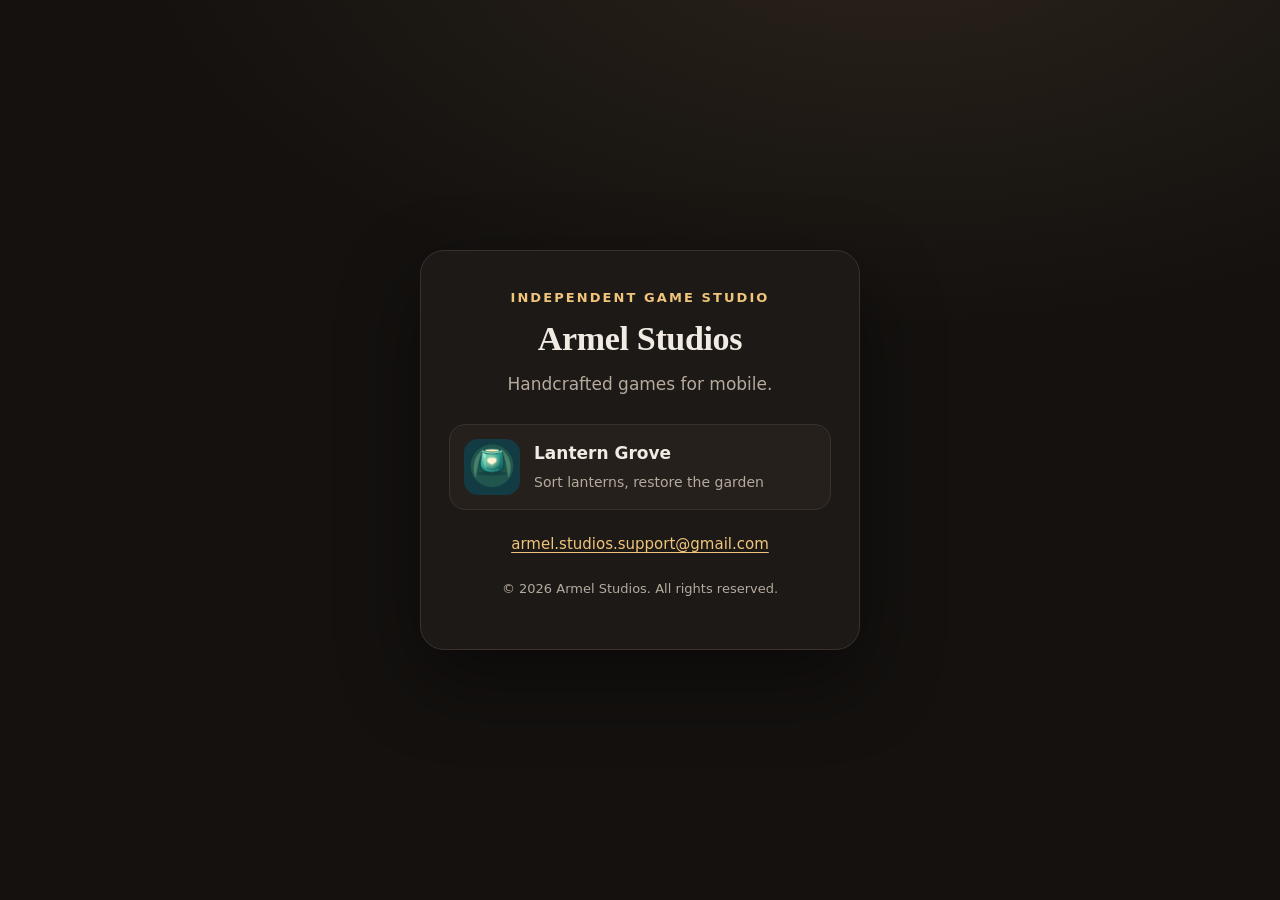
<file: index.html>
<!doctype html>
<html lang="en">
<head>
  <meta charset="utf-8">
  <meta name="viewport" content="width=device-width, initial-scale=1">
  <title>Armel Studios</title>
  <meta name="description" content="Armel Studios makes handcrafted games for mobile.">
  <link rel="icon" type="image/png" href="assets/favicon.png">
  <link rel="apple-touch-icon" href="assets/apple-touch-icon.png">
  <link rel="stylesheet" href="assets/style.css">
</head>
<body>
  <main class="simple">
    <div class="panel">
      <p class="kicker">Independent game studio</p>
      <h1>Armel Studios</h1>
      <p class="lede">Handcrafted games for mobile.</p>

      <a class="game-row" href="lantern-grove/index.html">
        <img src="lantern-grove/icon.png" alt="" width="256" height="256">
        <div>
          <strong>Lantern Grove</strong>
          <span>Sort lanterns, restore the garden</span>
        </div>
      </a>

      <div class="links">
        <a href="mailto:armel.studios.support@gmail.com">armel.studios.support@gmail.com</a>
      </div>
      <p class="fine">© 2026 Armel Studios. All rights reserved.</p>
    </div>
  </main>
</body>
</html>
</file>
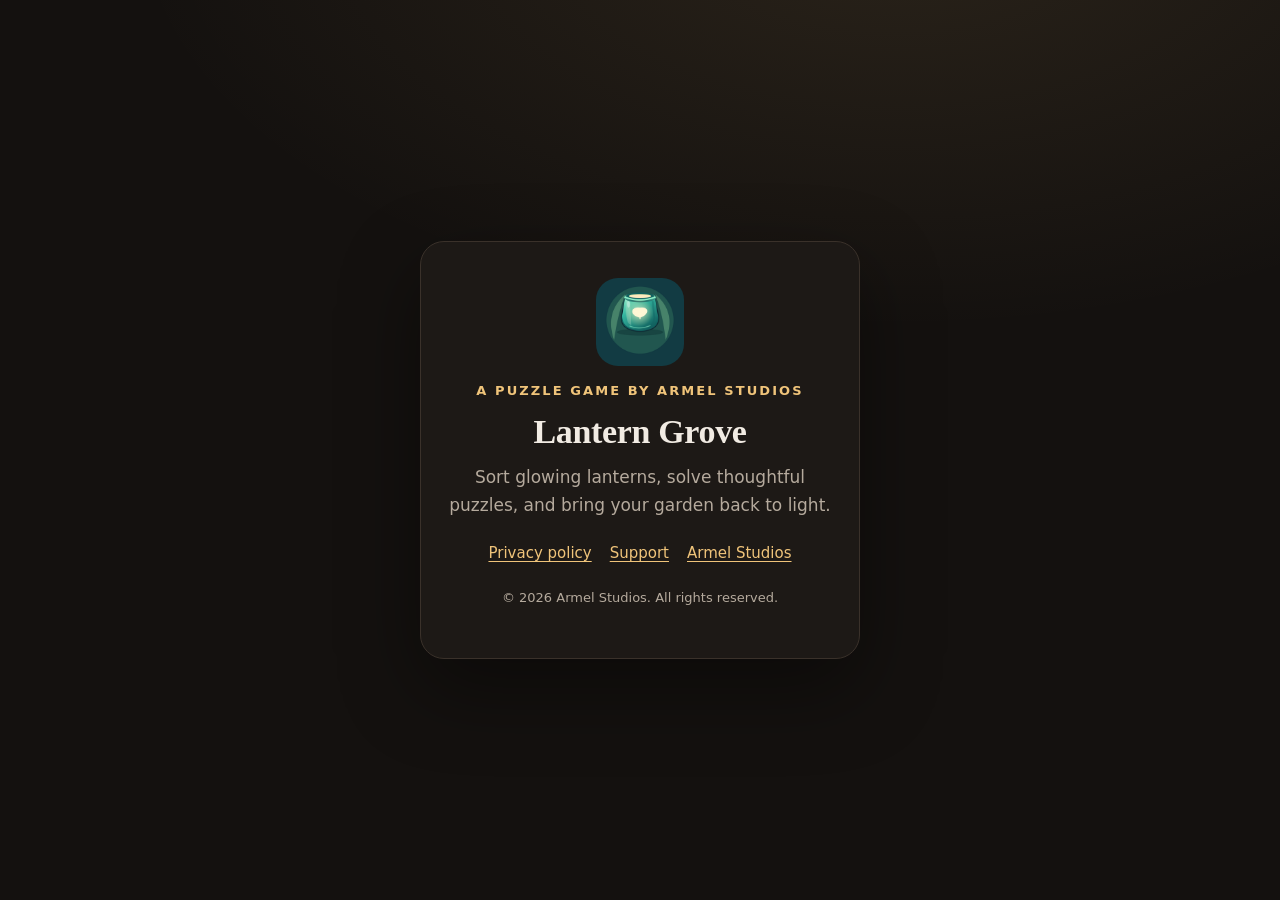
<file: lantern-grove/index.html>
<!doctype html>
<html lang="en">
<head>
  <meta charset="utf-8">
  <meta name="viewport" content="width=device-width, initial-scale=1">
  <title>Lantern Grove</title>
  <meta name="description" content="Lantern Grove: sort glowing lanterns, solve thoughtful puzzles, and bring your garden to life.">
  <link rel="icon" type="image/png" href="icon.png">
  <link rel="apple-touch-icon" href="../assets/apple-touch-icon.png">
  <link rel="stylesheet" href="../assets/style.css">
</head>
<body>
  <main class="simple">
    <div class="panel">
      <img class="app-icon" src="icon.png" alt="" width="256" height="256">
      <p class="kicker">A puzzle game by Armel Studios</p>
      <h1>Lantern Grove</h1>
      <p class="lede">Sort glowing lanterns, solve thoughtful puzzles, and bring your garden back to light.</p>

      <div class="links">
        <a href="privacy/index.html">Privacy policy</a>
        <a href="mailto:armel.studios.support@gmail.com?subject=Lantern%20Grove">Support</a>
        <a href="../index.html">Armel Studios</a>
      </div>
      <p class="fine">© 2026 Armel Studios. All rights reserved.</p>
    </div>
  </main>
</body>
</html>
</file>
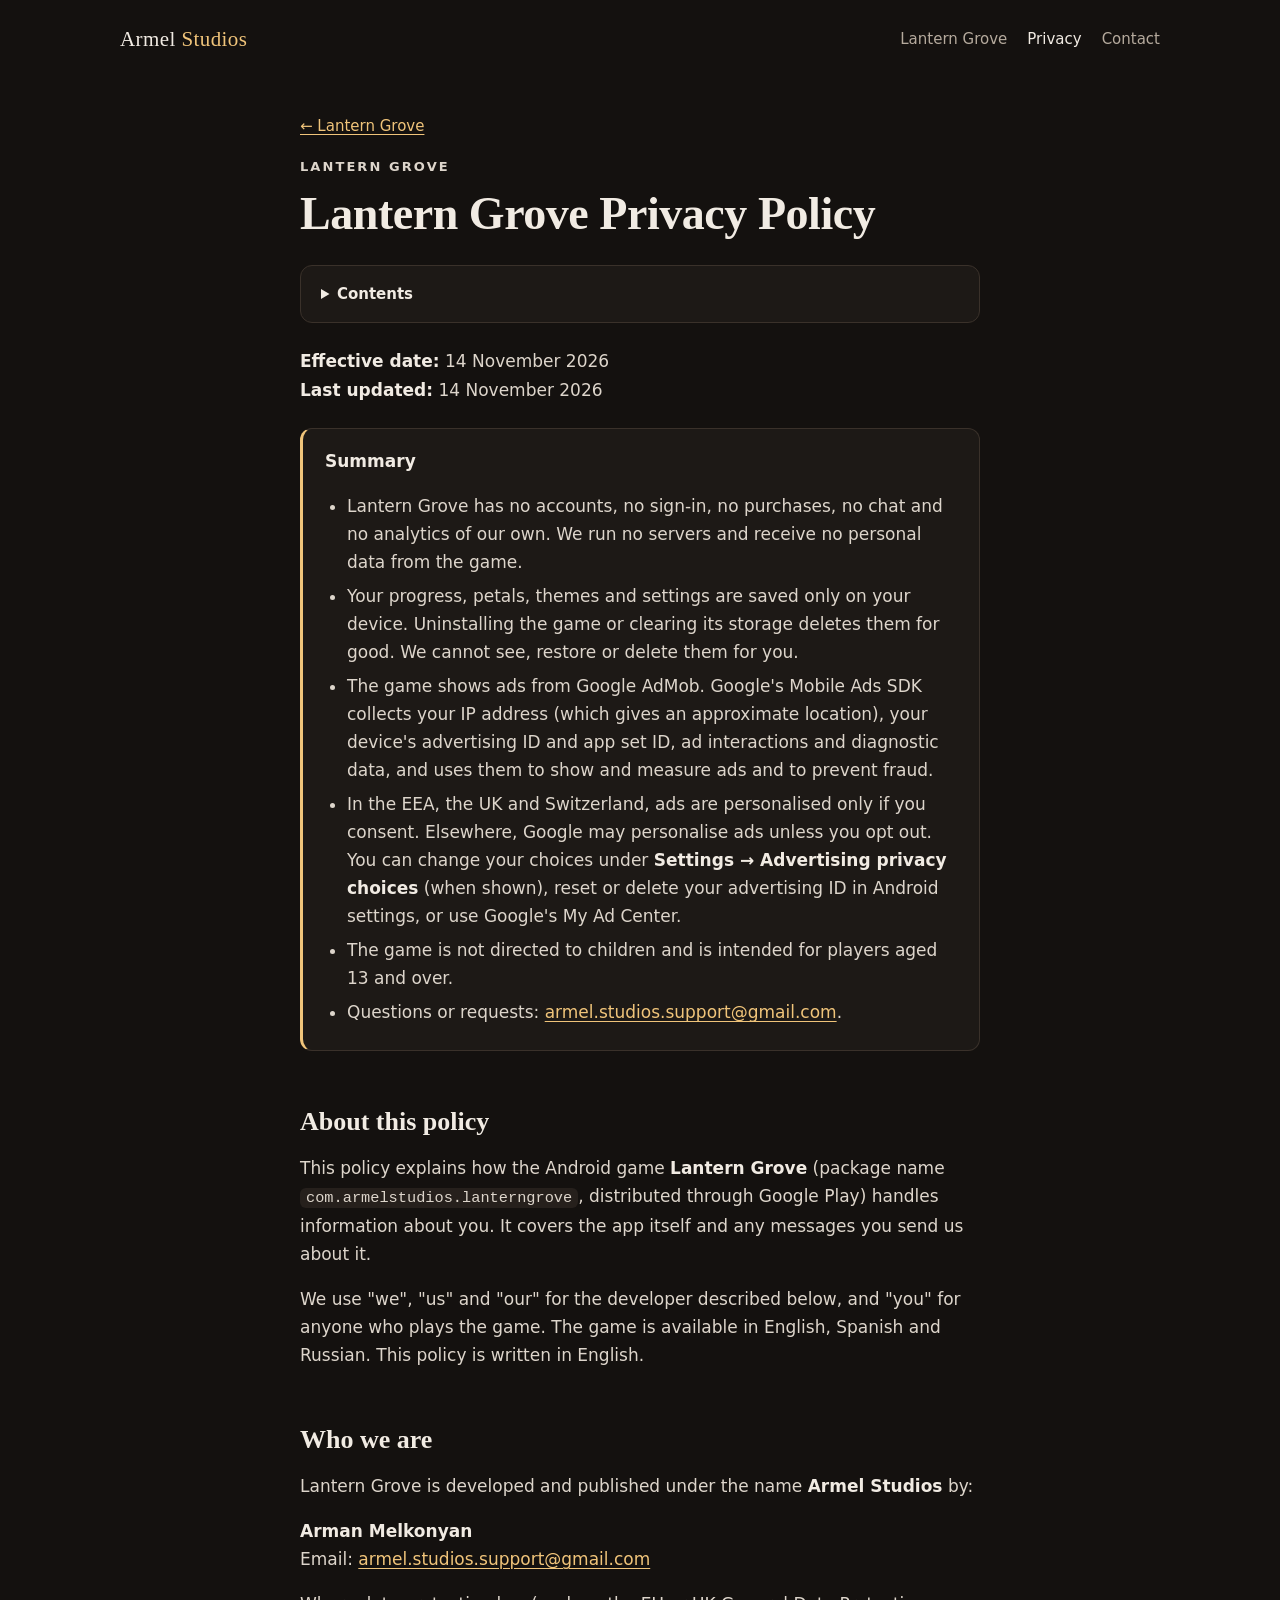
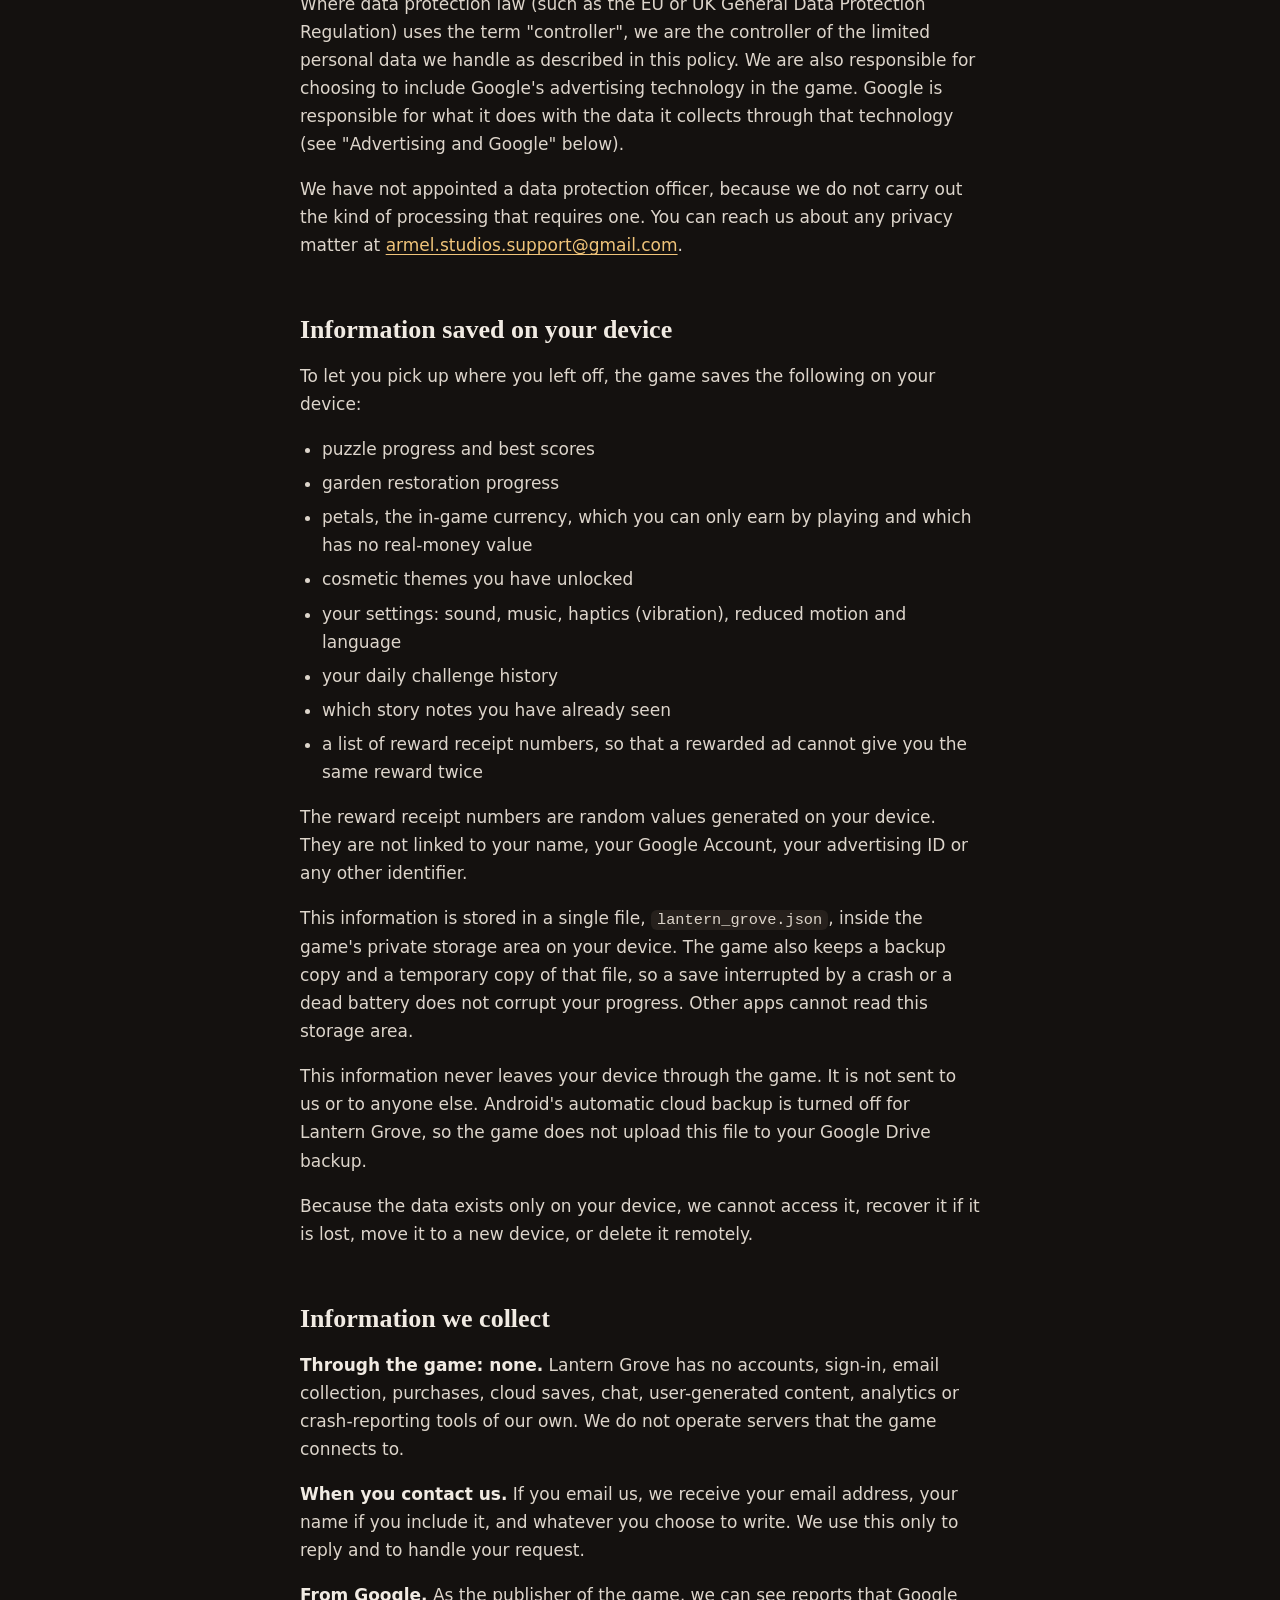
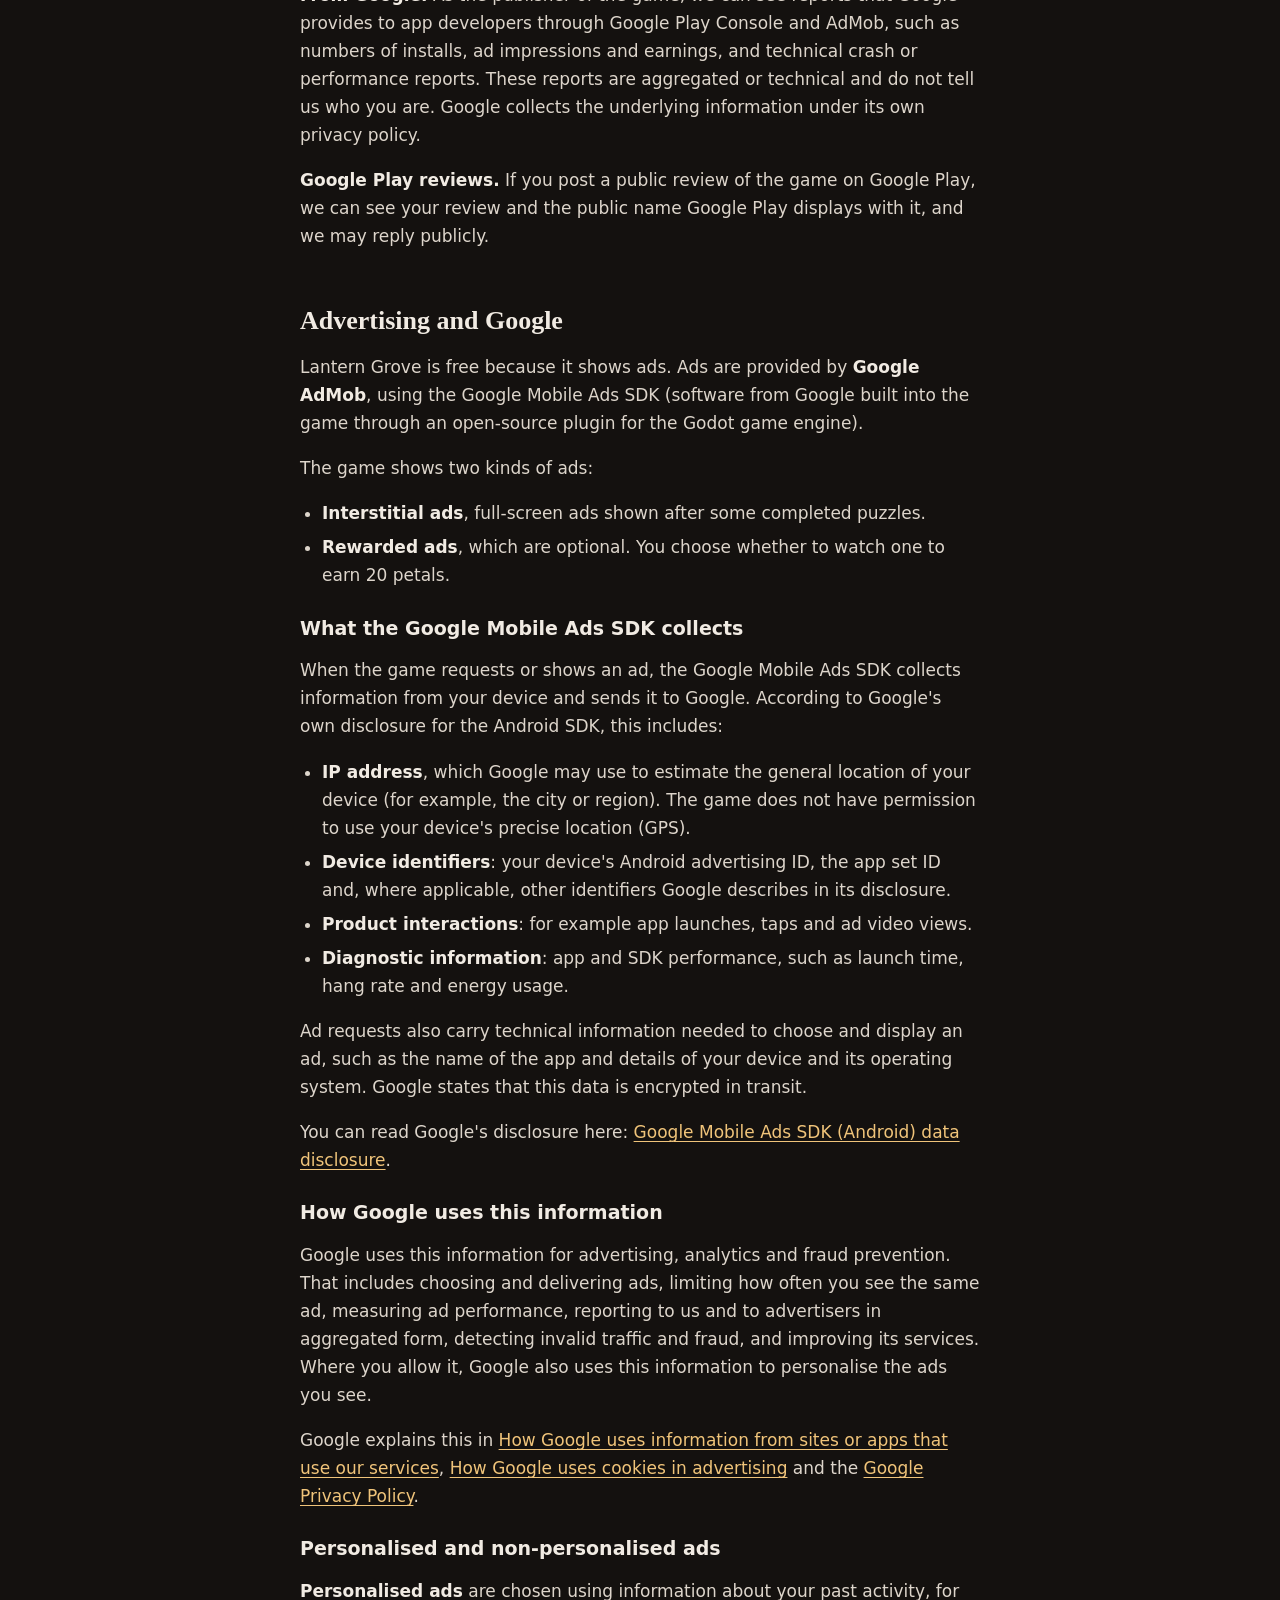
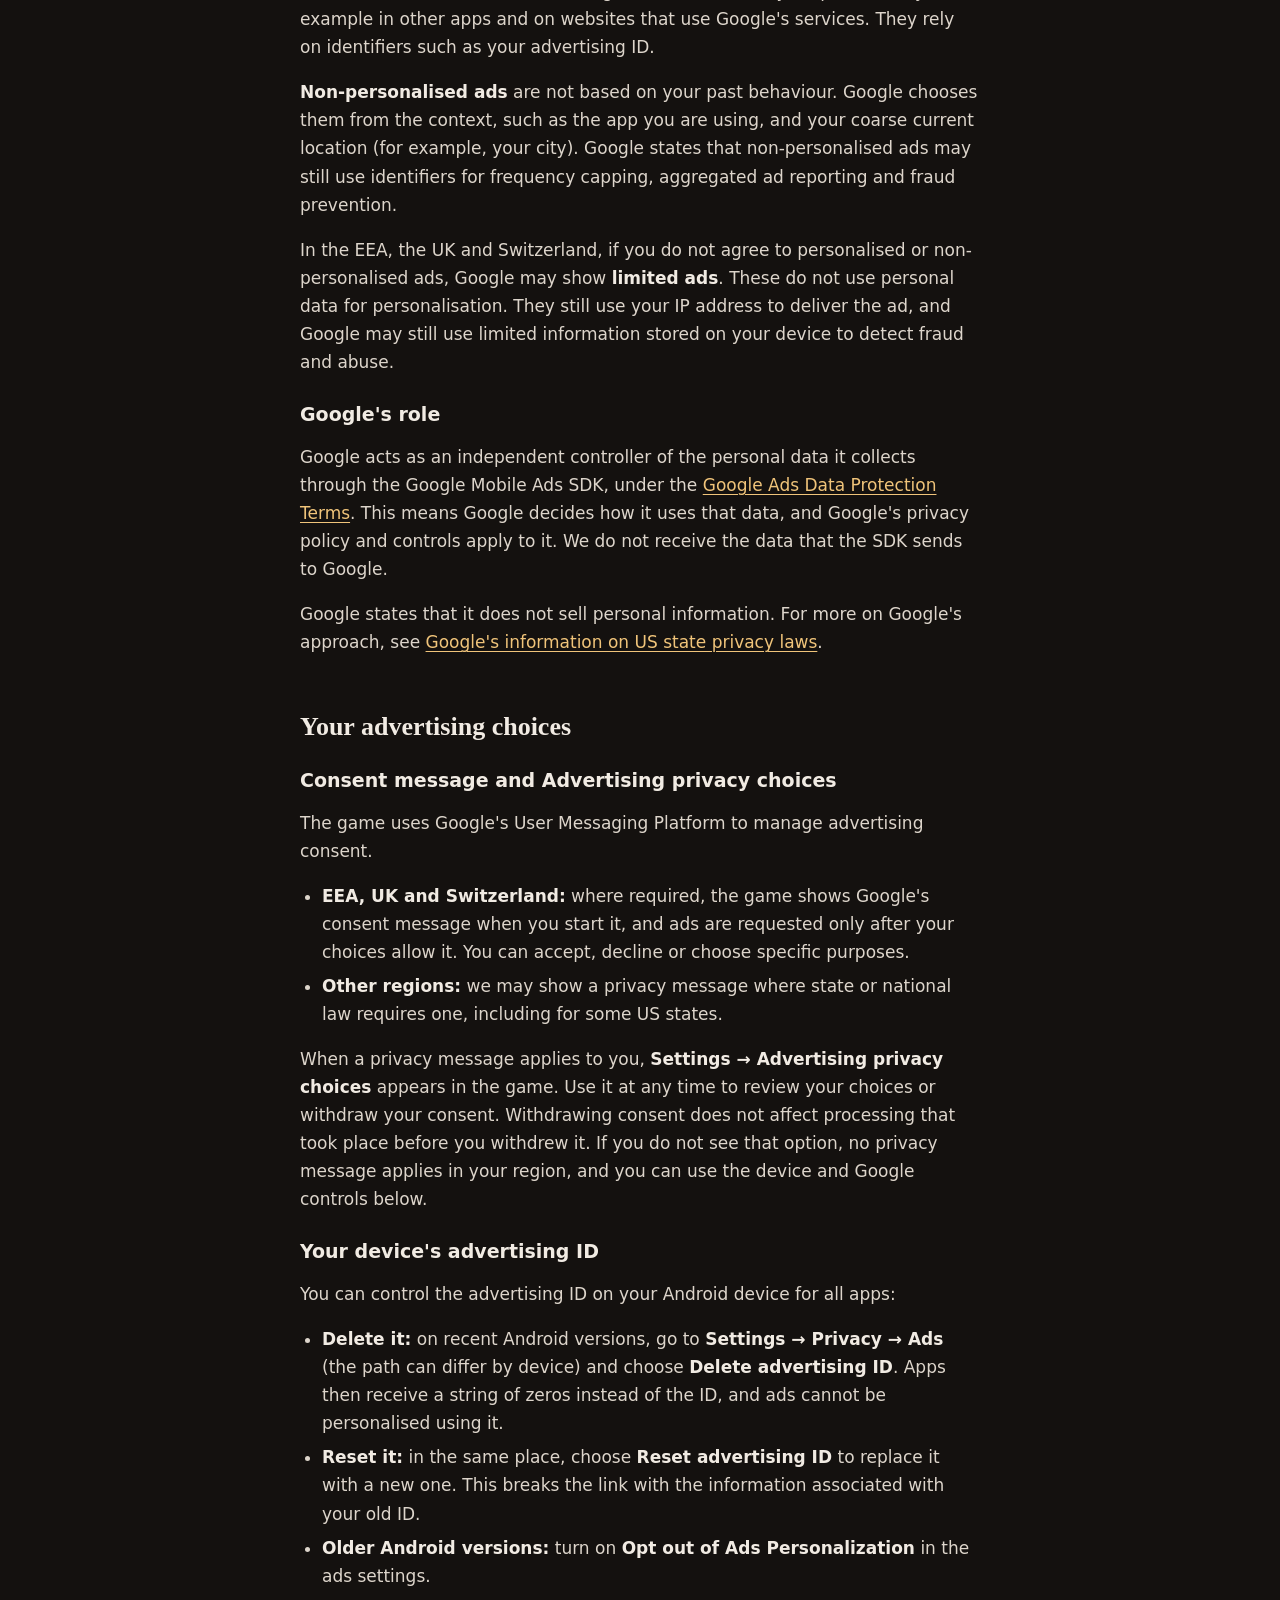
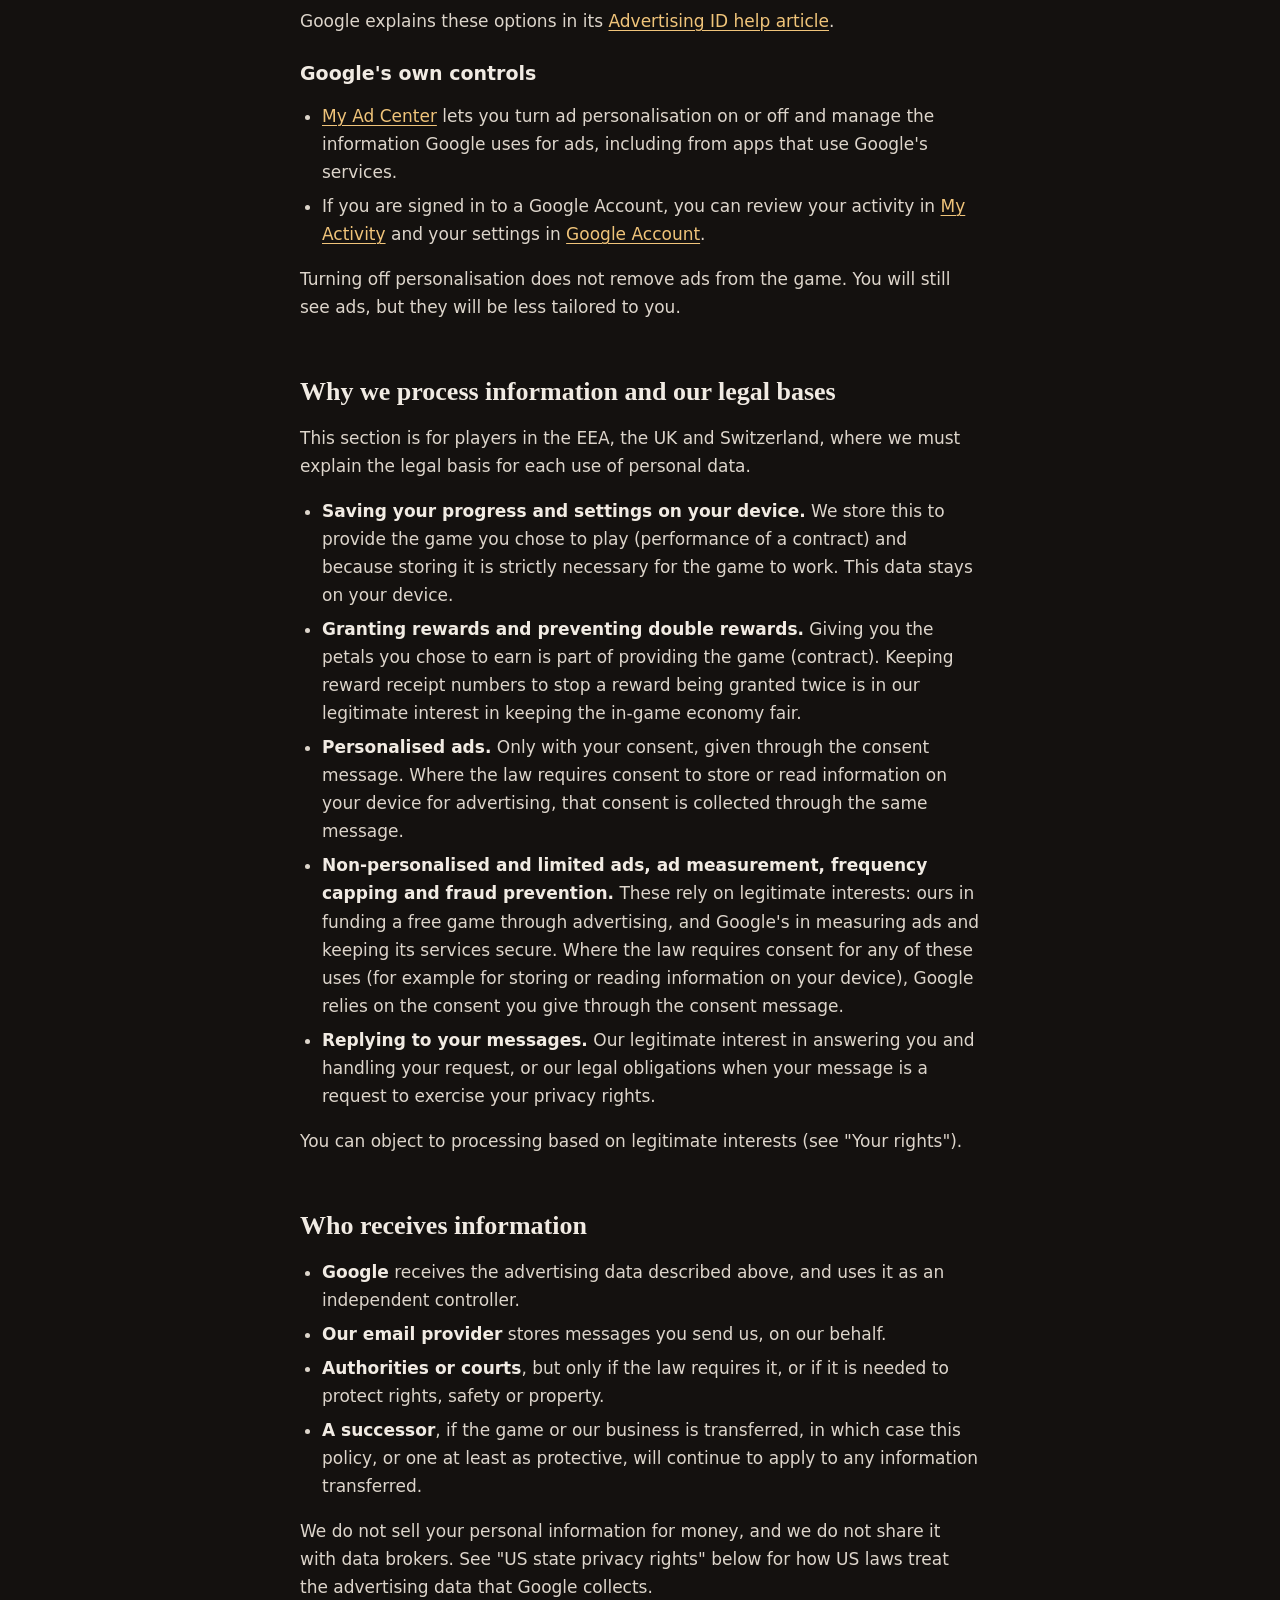
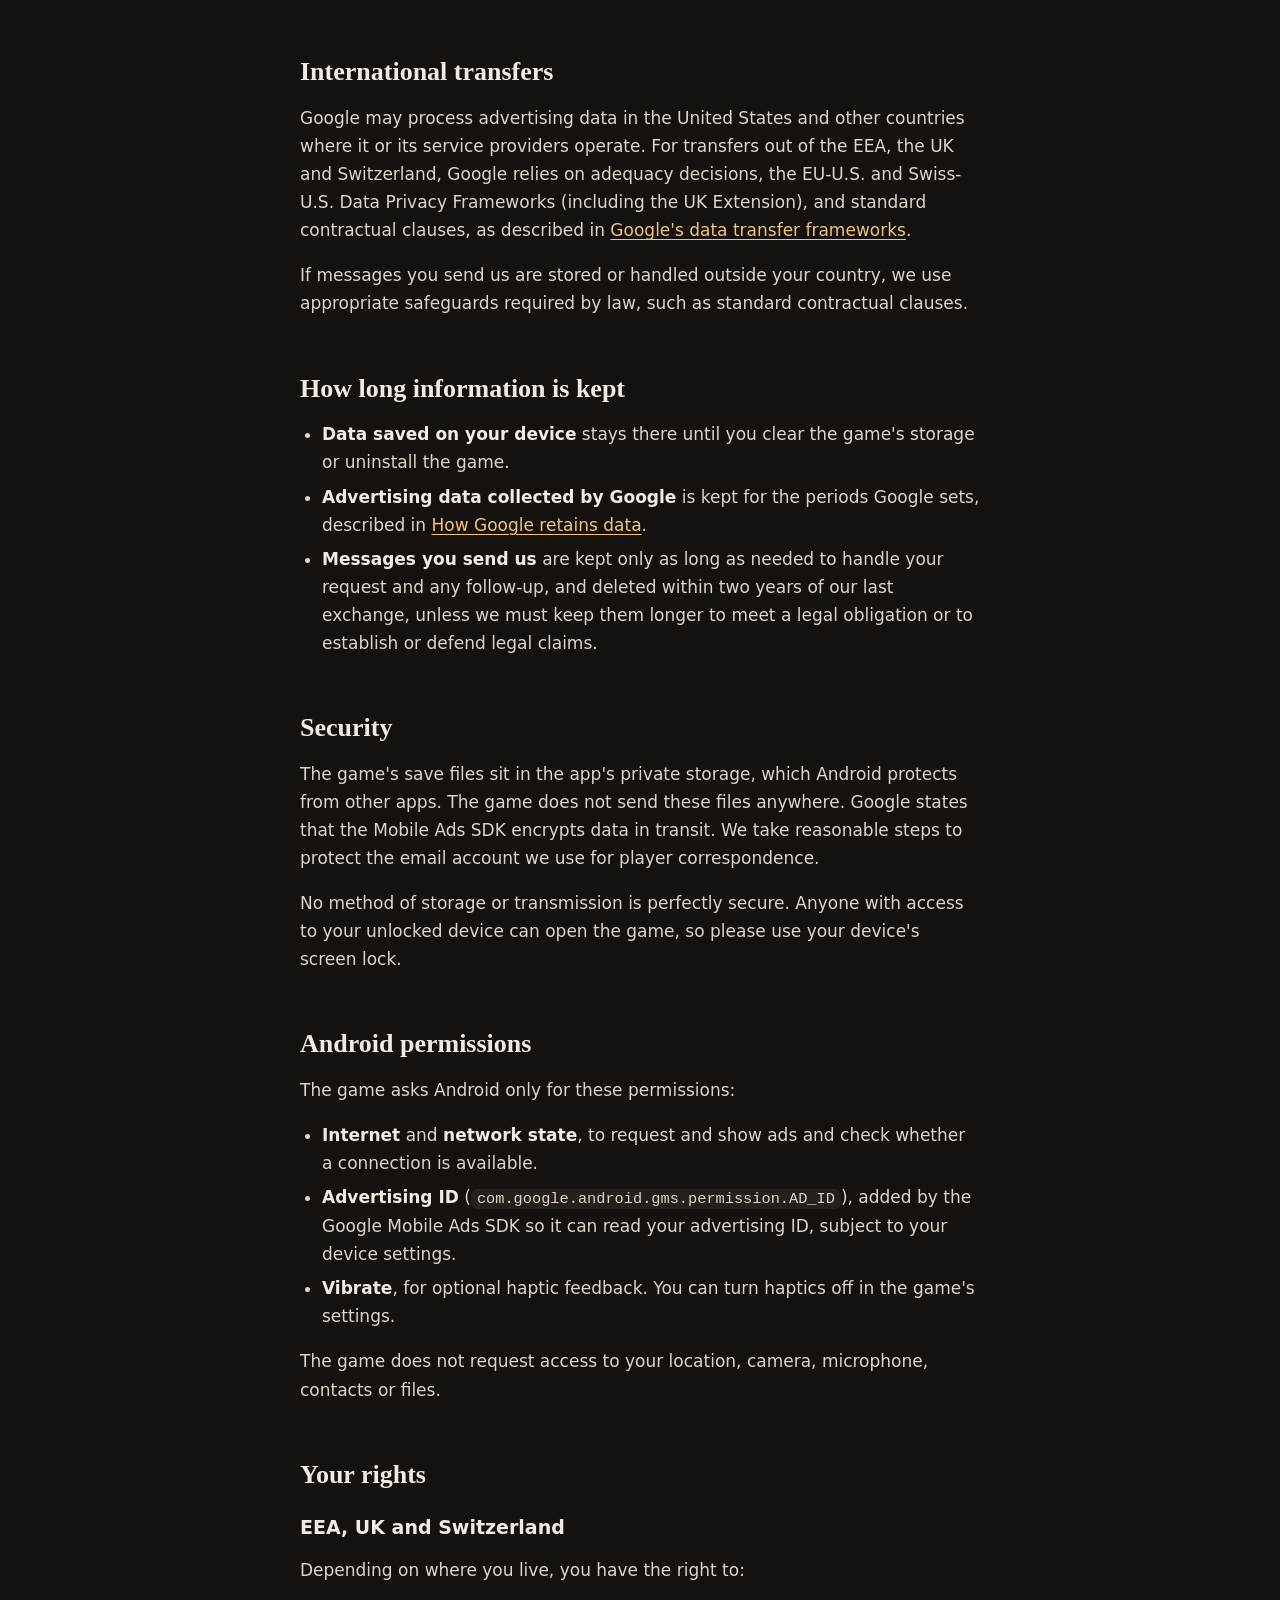
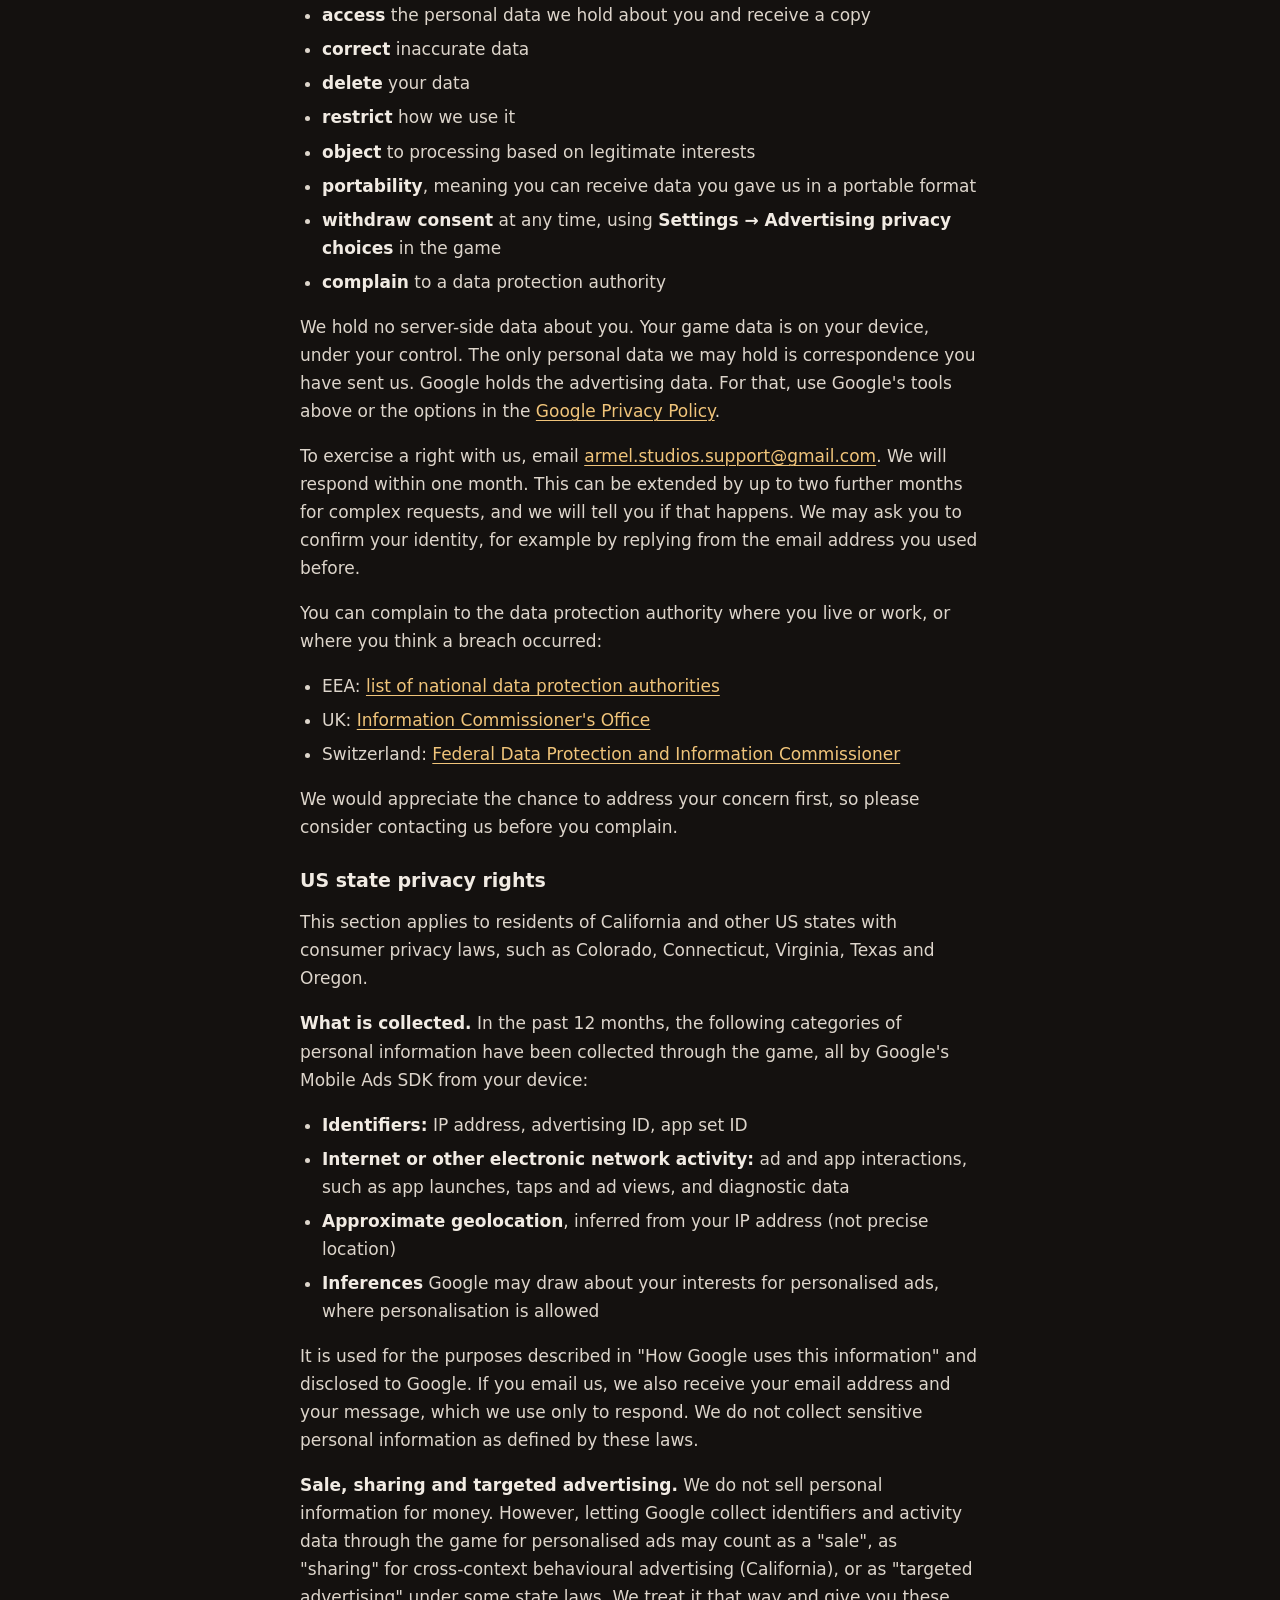
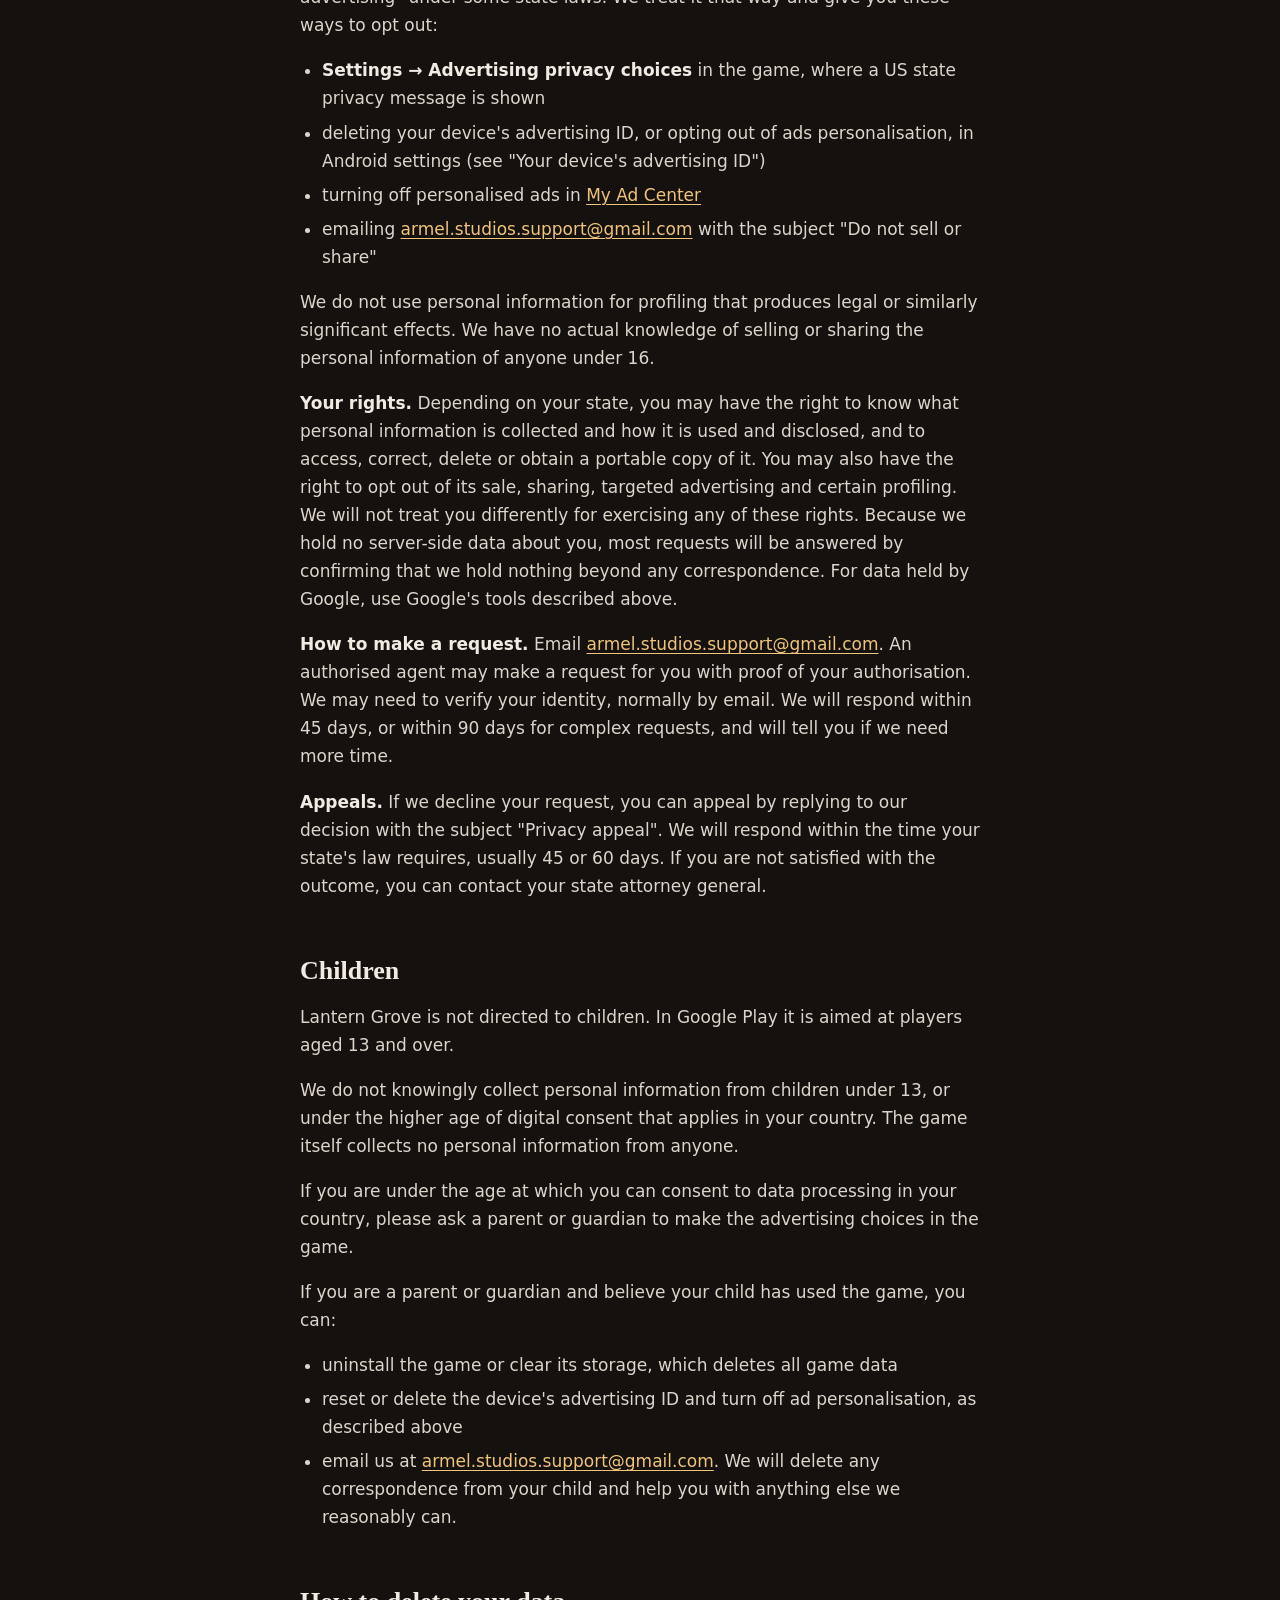
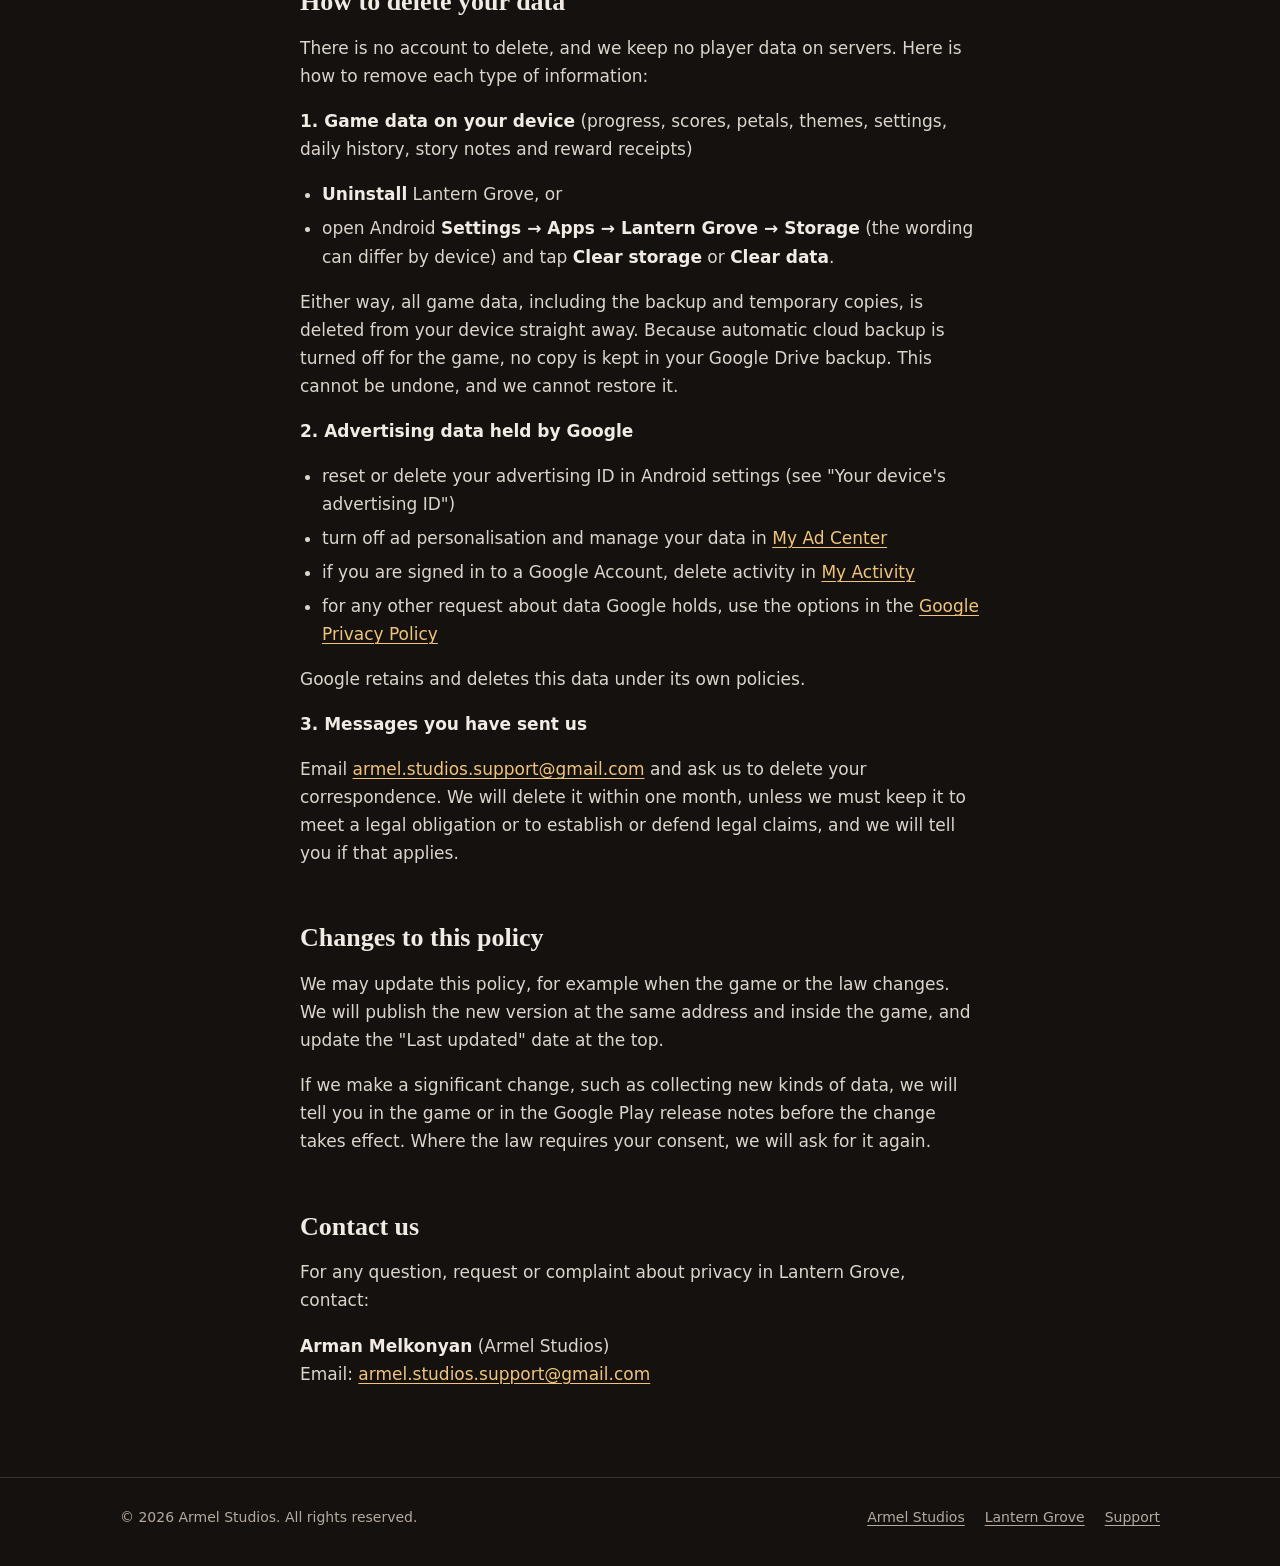
<file: lantern-grove/privacy/index.html>
<!doctype html>
<html lang="en">
<head>
  <meta charset="utf-8">
  <meta name="viewport" content="width=device-width, initial-scale=1">
  <title>Lantern Grove Privacy Policy</title>
  <meta name="description" content="How Lantern Grove by Armel Studios handles your information, including Google AdMob advertising and how to delete your data.">
  <link rel="icon" type="image/png" href="../../lantern-grove/icon.png">
  <link rel="stylesheet" href="../../assets/style.css">
</head>
<body>
  <header class="site-header">
    <div class="wrap">
      <a class="brand" href="../../index.html">Armel <span>Studios</span></a>
      <nav class="nav" aria-label="Main">
        <a href="../../lantern-grove/index.html">Lantern Grove</a>
        <a href="../../lantern-grove/privacy/index.html" aria-current="page">Privacy</a>
        <a href="mailto:armel.studios.support@gmail.com">Contact</a>
      </nav>
    </div>
  </header>

  <main class="doc">
    <a class="back-link" href="../../lantern-grove/index.html">&larr; Lantern Grove</a>
    <p class="kicker">Lantern Grove</p>
    <h1>Lantern Grove Privacy Policy</h1>
    <details class="toc">
      <summary>Contents</summary>
      <ol>
        <li><a href="#about-this-policy">About this policy</a></li>
        <li><a href="#who-we-are">Who we are</a></li>
        <li><a href="#information-saved-on-your-device">Information saved on your device</a></li>
        <li><a href="#information-we-collect">Information we collect</a></li>
        <li><a href="#advertising-and-google">Advertising and Google</a></li>
        <li><a href="#your-advertising-choices">Your advertising choices</a></li>
        <li><a href="#why-we-process-information-and-our-legal-bases">Why we process information and our legal bases</a></li>
        <li><a href="#who-receives-information">Who receives information</a></li>
        <li><a href="#international-transfers">International transfers</a></li>
        <li><a href="#how-long-information-is-kept">How long information is kept</a></li>
        <li><a href="#security">Security</a></li>
        <li><a href="#android-permissions">Android permissions</a></li>
        <li><a href="#your-rights">Your rights</a></li>
        <li><a href="#children">Children</a></li>
        <li><a href="#how-to-delete-your-data">How to delete your data</a></li>
        <li><a href="#changes-to-this-policy">Changes to this policy</a></li>
        <li><a href="#contact-us">Contact us</a></li>
      </ol>
    </details>
<p><strong>Effective date:</strong> 14 November 2026<br>
<strong>Last updated:</strong> 14 November 2026</p>
<blockquote>
<p><strong>Summary</strong></p>
<ul><li>
Lantern Grove has no accounts, no sign-in, no purchases, no chat and no analytics of our own. We run no servers and receive no personal data from the game.
</li><li>
Your progress, petals, themes and settings are saved only on your device. Uninstalling the game or clearing its storage deletes them for good. We cannot see, restore or delete them for you.
</li><li>
The game shows ads from Google AdMob. Google's Mobile Ads SDK collects your IP address (which gives an approximate location), your device's advertising ID and app set ID, ad interactions and diagnostic data, and uses them to show and measure ads and to prevent fraud.
</li><li>
In the EEA, the UK and Switzerland, ads are personalised only if you consent. Elsewhere, Google may personalise ads unless you opt out. You can change your choices under <strong>Settings → Advertising privacy choices</strong> (when shown), reset or delete your advertising ID in Android settings, or use Google's My Ad Center.
</li><li>
The game is not directed to children and is intended for players aged 13 and over.
</li><li>
Questions or requests: <a href="mailto:armel.studios.support@gmail.com">armel.studios.support@gmail.com</a>.
</li></ul>
</blockquote>
<h2 id="about-this-policy">About this policy</h2>
<p>This policy explains how the Android game <strong>Lantern Grove</strong> (package name <code>com.armelstudios.lanterngrove</code>, distributed through Google Play) handles information about you. It covers the app itself and any messages you send us about it.</p>
<p>We use "we", "us" and "our" for the developer described below, and "you" for anyone who plays the game. The game is available in English, Spanish and Russian. This policy is written in English.</p>
<h2 id="who-we-are">Who we are</h2>
<p>Lantern Grove is developed and published under the name <strong>Armel Studios</strong> by:</p>
<p><strong>Arman Melkonyan</strong><br>
Email: <a href="mailto:armel.studios.support@gmail.com">armel.studios.support@gmail.com</a></p>
<p>Where data protection law (such as the EU or UK General Data Protection Regulation) uses the term "controller", we are the controller of the limited personal data we handle as described in this policy. We are also responsible for choosing to include Google's advertising technology in the game. Google is responsible for what it does with the data it collects through that technology (see "Advertising and Google" below).</p>
<p>We have not appointed a data protection officer, because we do not carry out the kind of processing that requires one. You can reach us about any privacy matter at <a href="mailto:armel.studios.support@gmail.com">armel.studios.support@gmail.com</a>.</p>
<h2 id="information-saved-on-your-device">Information saved on your device</h2>
<p>To let you pick up where you left off, the game saves the following on your device:</p>
<ul><li>
puzzle progress and best scores
</li><li>
garden restoration progress
</li><li>
petals, the in-game currency, which you can only earn by playing and which has no real-money value
</li><li>
cosmetic themes you have unlocked
</li><li>
your settings: sound, music, haptics (vibration), reduced motion and language
</li><li>
your daily challenge history
</li><li>
which story notes you have already seen
</li><li>
a list of reward receipt numbers, so that a rewarded ad cannot give you the same reward twice
</li></ul>
<p>The reward receipt numbers are random values generated on your device. They are not linked to your name, your Google Account, your advertising ID or any other identifier.</p>
<p>This information is stored in a single file, <code>lantern_grove.json</code>, inside the game's private storage area on your device. The game also keeps a backup copy and a temporary copy of that file, so a save interrupted by a crash or a dead battery does not corrupt your progress. Other apps cannot read this storage area.</p>
<p>This information never leaves your device through the game. It is not sent to us or to anyone else. Android's automatic cloud backup is turned off for Lantern Grove, so the game does not upload this file to your Google Drive backup.</p>
<p>Because the data exists only on your device, we cannot access it, recover it if it is lost, move it to a new device, or delete it remotely.</p>
<h2 id="information-we-collect">Information we collect</h2>
<p><strong>Through the game: none.</strong> Lantern Grove has no accounts, sign-in, email collection, purchases, cloud saves, chat, user-generated content, analytics or crash-reporting tools of our own. We do not operate servers that the game connects to.</p>
<p><strong>When you contact us.</strong> If you email us, we receive your email address, your name if you include it, and whatever you choose to write. We use this only to reply and to handle your request.</p>
<p><strong>From Google.</strong> As the publisher of the game, we can see reports that Google provides to app developers through Google Play Console and AdMob, such as numbers of installs, ad impressions and earnings, and technical crash or performance reports. These reports are aggregated or technical and do not tell us who you are. Google collects the underlying information under its own privacy policy.</p>
<p><strong>Google Play reviews.</strong> If you post a public review of the game on Google Play, we can see your review and the public name Google Play displays with it, and we may reply publicly.</p>
<h2 id="advertising-and-google">Advertising and Google</h2>
<p>Lantern Grove is free because it shows ads. Ads are provided by <strong>Google AdMob</strong>, using the Google Mobile Ads SDK (software from Google built into the game through an open-source plugin for the Godot game engine).</p>
<p>The game shows two kinds of ads:</p>
<ul><li>
<strong>Interstitial ads</strong>, full-screen ads shown after some completed puzzles.
</li><li>
<strong>Rewarded ads</strong>, which are optional. You choose whether to watch one to earn 20 petals.
</li></ul>
<h3 id="what-the-google-mobile-ads-sdk-collects">What the Google Mobile Ads SDK collects</h3>
<p>When the game requests or shows an ad, the Google Mobile Ads SDK collects information from your device and sends it to Google. According to Google's own disclosure for the Android SDK, this includes:</p>
<ul><li>
<strong>IP address</strong>, which Google may use to estimate the general location of your device (for example, the city or region). The game does not have permission to use your device's precise location (GPS).
</li><li>
<strong>Device identifiers</strong>: your device's Android advertising ID, the app set ID and, where applicable, other identifiers Google describes in its disclosure.
</li><li>
<strong>Product interactions</strong>: for example app launches, taps and ad video views.
</li><li>
<strong>Diagnostic information</strong>: app and SDK performance, such as launch time, hang rate and energy usage.
</li></ul>
<p>Ad requests also carry technical information needed to choose and display an ad, such as the name of the app and details of your device and its operating system. Google states that this data is encrypted in transit.</p>
<p>You can read Google's disclosure here: <a href="https://developers.google.com/admob/android/privacy/play-data-disclosure" rel="noopener">Google Mobile Ads SDK (Android) data disclosure</a>.</p>
<h3 id="how-google-uses-this-information">How Google uses this information</h3>
<p>Google uses this information for advertising, analytics and fraud prevention. That includes choosing and delivering ads, limiting how often you see the same ad, measuring ad performance, reporting to us and to advertisers in aggregated form, detecting invalid traffic and fraud, and improving its services. Where you allow it, Google also uses this information to personalise the ads you see.</p>
<p>Google explains this in <a href="https://policies.google.com/technologies/partner-sites" rel="noopener">How Google uses information from sites or apps that use our services</a>, <a href="https://policies.google.com/technologies/ads" rel="noopener">How Google uses cookies in advertising</a> and the <a href="https://policies.google.com/privacy" rel="noopener">Google Privacy Policy</a>.</p>
<h3 id="personalised-and-non-personalised-ads">Personalised and non-personalised ads</h3>
<p><strong>Personalised ads</strong> are chosen using information about your past activity, for example in other apps and on websites that use Google's services. They rely on identifiers such as your advertising ID.</p>
<p><strong>Non-personalised ads</strong> are not based on your past behaviour. Google chooses them from the context, such as the app you are using, and your coarse current location (for example, your city). Google states that non-personalised ads may still use identifiers for frequency capping, aggregated ad reporting and fraud prevention.</p>
<p>In the EEA, the UK and Switzerland, if you do not agree to personalised or non-personalised ads, Google may show <strong>limited ads</strong>. These do not use personal data for personalisation. They still use your IP address to deliver the ad, and Google may still use limited information stored on your device to detect fraud and abuse.</p>
<h3 id="googles-role">Google's role</h3>
<p>Google acts as an independent controller of the personal data it collects through the Google Mobile Ads SDK, under the <a href="https://business.safety.google/adsservices/" rel="noopener">Google Ads Data Protection Terms</a>. This means Google decides how it uses that data, and Google's privacy policy and controls apply to it. We do not receive the data that the SDK sends to Google.</p>
<p>Google states that it does not sell personal information. For more on Google's approach, see <a href="https://business.safety.google/rdp/" rel="noopener">Google's information on US state privacy laws</a>.</p>
<h2 id="your-advertising-choices">Your advertising choices</h2>
<h3 id="consent-message-and-advertising-privacy-choices">Consent message and Advertising privacy choices</h3>
<p>The game uses Google's User Messaging Platform to manage advertising consent.</p>
<ul><li>
<strong>EEA, UK and Switzerland:</strong> where required, the game shows Google's consent message when you start it, and ads are requested only after your choices allow it. You can accept, decline or choose specific purposes.
</li><li>
<strong>Other regions:</strong> we may show a privacy message where state or national law requires one, including for some US states.
</li></ul>
<p>When a privacy message applies to you, <strong>Settings → Advertising privacy choices</strong> appears in the game. Use it at any time to review your choices or withdraw your consent. Withdrawing consent does not affect processing that took place before you withdrew it. If you do not see that option, no privacy message applies in your region, and you can use the device and Google controls below.</p>
<h3 id="your-devices-advertising-id">Your device's advertising ID</h3>
<p>You can control the advertising ID on your Android device for all apps:</p>
<ul><li>
<strong>Delete it:</strong> on recent Android versions, go to <strong>Settings → Privacy → Ads</strong> (the path can differ by device) and choose <strong>Delete advertising ID</strong>. Apps then receive a string of zeros instead of the ID, and ads cannot be personalised using it.
</li><li>
<strong>Reset it:</strong> in the same place, choose <strong>Reset advertising ID</strong> to replace it with a new one. This breaks the link with the information associated with your old ID.
</li><li>
<strong>Older Android versions:</strong> turn on <strong>Opt out of Ads Personalization</strong> in the ads settings.
</li></ul>
<p>Google explains these options in its <a href="https://support.google.com/googleplay/android-developer/answer/6048248" rel="noopener">Advertising ID help article</a>.</p>
<h3 id="googles-own-controls">Google's own controls</h3>
<ul><li>
<a href="https://myadcenter.google.com/" rel="noopener">My Ad Center</a> lets you turn ad personalisation on or off and manage the information Google uses for ads, including from apps that use Google's services.
</li><li>
If you are signed in to a Google Account, you can review your activity in <a href="https://myactivity.google.com/" rel="noopener">My Activity</a> and your settings in <a href="https://myaccount.google.com/" rel="noopener">Google Account</a>.
</li></ul>
<p>Turning off personalisation does not remove ads from the game. You will still see ads, but they will be less tailored to you.</p>
<h2 id="why-we-process-information-and-our-legal-bases">Why we process information and our legal bases</h2>
<p>This section is for players in the EEA, the UK and Switzerland, where we must explain the legal basis for each use of personal data.</p>
<ul><li>
<strong>Saving your progress and settings on your device.</strong> We store this to provide the game you chose to play (performance of a contract) and because storing it is strictly necessary for the game to work. This data stays on your device.
</li><li>
<strong>Granting rewards and preventing double rewards.</strong> Giving you the petals you chose to earn is part of providing the game (contract). Keeping reward receipt numbers to stop a reward being granted twice is in our legitimate interest in keeping the in-game economy fair.
</li><li>
<strong>Personalised ads.</strong> Only with your consent, given through the consent message. Where the law requires consent to store or read information on your device for advertising, that consent is collected through the same message.
</li><li>
<strong>Non-personalised and limited ads, ad measurement, frequency capping and fraud prevention.</strong> These rely on legitimate interests: ours in funding a free game through advertising, and Google's in measuring ads and keeping its services secure. Where the law requires consent for any of these uses (for example for storing or reading information on your device), Google relies on the consent you give through the consent message.
</li><li>
<strong>Replying to your messages.</strong> Our legitimate interest in answering you and handling your request, or our legal obligations when your message is a request to exercise your privacy rights.
</li></ul>
<p>You can object to processing based on legitimate interests (see "Your rights").</p>
<h2 id="who-receives-information">Who receives information</h2>
<ul><li>
<strong>Google</strong> receives the advertising data described above, and uses it as an independent controller.
</li><li>
<strong>Our email provider</strong> stores messages you send us, on our behalf.
</li><li>
<strong>Authorities or courts</strong>, but only if the law requires it, or if it is needed to protect rights, safety or property.
</li><li>
<strong>A successor</strong>, if the game or our business is transferred, in which case this policy, or one at least as protective, will continue to apply to any information transferred.
</li></ul>
<p>We do not sell your personal information for money, and we do not share it with data brokers. See "US state privacy rights" below for how US laws treat the advertising data that Google collects.</p>
<h2 id="international-transfers">International transfers</h2>
<p>Google may process advertising data in the United States and other countries where it or its service providers operate. For transfers out of the EEA, the UK and Switzerland, Google relies on adequacy decisions, the EU-U.S. and Swiss-U.S. Data Privacy Frameworks (including the UK Extension), and standard contractual clauses, as described in <a href="https://policies.google.com/privacy/frameworks" rel="noopener">Google's data transfer frameworks</a>.</p>
<p>If messages you send us are stored or handled outside your country, we use appropriate safeguards required by law, such as standard contractual clauses.</p>
<h2 id="how-long-information-is-kept">How long information is kept</h2>
<ul><li>
<strong>Data saved on your device</strong> stays there until you clear the game's storage or uninstall the game.
</li><li>
<strong>Advertising data collected by Google</strong> is kept for the periods Google sets, described in <a href="https://policies.google.com/technologies/retention" rel="noopener">How Google retains data</a>.
</li><li>
<strong>Messages you send us</strong> are kept only as long as needed to handle your request and any follow-up, and deleted within two years of our last exchange, unless we must keep them longer to meet a legal obligation or to establish or defend legal claims.
</li></ul>
<h2 id="security">Security</h2>
<p>The game's save files sit in the app's private storage, which Android protects from other apps. The game does not send these files anywhere. Google states that the Mobile Ads SDK encrypts data in transit. We take reasonable steps to protect the email account we use for player correspondence.</p>
<p>No method of storage or transmission is perfectly secure. Anyone with access to your unlocked device can open the game, so please use your device's screen lock.</p>
<h2 id="android-permissions">Android permissions</h2>
<p>The game asks Android only for these permissions:</p>
<ul><li>
<strong>Internet</strong> and <strong>network state</strong>, to request and show ads and check whether a connection is available.
</li><li>
<strong>Advertising ID</strong> (<code>com.google.android.gms.permission.AD_ID</code>), added by the Google Mobile Ads SDK so it can read your advertising ID, subject to your device settings.
</li><li>
<strong>Vibrate</strong>, for optional haptic feedback. You can turn haptics off in the game's settings.
</li></ul>
<p>The game does not request access to your location, camera, microphone, contacts or files.</p>
<h2 id="your-rights">Your rights</h2>
<h3 id="eea-uk-and-switzerland">EEA, UK and Switzerland</h3>
<p>Depending on where you live, you have the right to:</p>
<ul><li>
<strong>access</strong> the personal data we hold about you and receive a copy
</li><li>
<strong>correct</strong> inaccurate data
</li><li>
<strong>delete</strong> your data
</li><li>
<strong>restrict</strong> how we use it
</li><li>
<strong>object</strong> to processing based on legitimate interests
</li><li>
<strong>portability</strong>, meaning you can receive data you gave us in a portable format
</li><li>
<strong>withdraw consent</strong> at any time, using <strong>Settings → Advertising privacy choices</strong> in the game
</li><li>
<strong>complain</strong> to a data protection authority
</li></ul>
<p>We hold no server-side data about you. Your game data is on your device, under your control. The only personal data we may hold is correspondence you have sent us. Google holds the advertising data. For that, use Google's tools above or the options in the <a href="https://policies.google.com/privacy" rel="noopener">Google Privacy Policy</a>.</p>
<p>To exercise a right with us, email <a href="mailto:armel.studios.support@gmail.com">armel.studios.support@gmail.com</a>. We will respond within one month. This can be extended by up to two further months for complex requests, and we will tell you if that happens. We may ask you to confirm your identity, for example by replying from the email address you used before.</p>
<p>You can complain to the data protection authority where you live or work, or where you think a breach occurred:</p>
<ul><li>
EEA: <a href="https://www.edpb.europa.eu/about-edpb/about-edpb/members_en" rel="noopener">list of national data protection authorities</a>
</li><li>
UK: <a href="https://ico.org.uk/make-a-complaint/" rel="noopener">Information Commissioner's Office</a>
</li><li>
Switzerland: <a href="https://www.edoeb.admin.ch/en" rel="noopener">Federal Data Protection and Information Commissioner</a>
</li></ul>
<p>We would appreciate the chance to address your concern first, so please consider contacting us before you complain.</p>
<h3 id="us-state-privacy-rights">US state privacy rights</h3>
<p>This section applies to residents of California and other US states with consumer privacy laws, such as Colorado, Connecticut, Virginia, Texas and Oregon.</p>
<p><strong>What is collected.</strong> In the past 12 months, the following categories of personal information have been collected through the game, all by Google's Mobile Ads SDK from your device:</p>
<ul><li>
<strong>Identifiers:</strong> IP address, advertising ID, app set ID
</li><li>
<strong>Internet or other electronic network activity:</strong> ad and app interactions, such as app launches, taps and ad views, and diagnostic data
</li><li>
<strong>Approximate geolocation</strong>, inferred from your IP address (not precise location)
</li><li>
<strong>Inferences</strong> Google may draw about your interests for personalised ads, where personalisation is allowed
</li></ul>
<p>It is used for the purposes described in "How Google uses this information" and disclosed to Google. If you email us, we also receive your email address and your message, which we use only to respond. We do not collect sensitive personal information as defined by these laws.</p>
<p><strong>Sale, sharing and targeted advertising.</strong> We do not sell personal information for money. However, letting Google collect identifiers and activity data through the game for personalised ads may count as a "sale", as "sharing" for cross-context behavioural advertising (California), or as "targeted advertising" under some state laws. We treat it that way and give you these ways to opt out:</p>
<ul><li>
<strong>Settings → Advertising privacy choices</strong> in the game, where a US state privacy message is shown
</li><li>
deleting your device's advertising ID, or opting out of ads personalisation, in Android settings (see "Your device's advertising ID")
</li><li>
turning off personalised ads in <a href="https://myadcenter.google.com/" rel="noopener">My Ad Center</a>
</li><li>
emailing <a href="mailto:armel.studios.support@gmail.com">armel.studios.support@gmail.com</a> with the subject "Do not sell or share"
</li></ul>
<p>We do not use personal information for profiling that produces legal or similarly significant effects. We have no actual knowledge of selling or sharing the personal information of anyone under 16.</p>
<p><strong>Your rights.</strong> Depending on your state, you may have the right to know what personal information is collected and how it is used and disclosed, and to access, correct, delete or obtain a portable copy of it. You may also have the right to opt out of its sale, sharing, targeted advertising and certain profiling. We will not treat you differently for exercising any of these rights. Because we hold no server-side data about you, most requests will be answered by confirming that we hold nothing beyond any correspondence. For data held by Google, use Google's tools described above.</p>
<p><strong>How to make a request.</strong> Email <a href="mailto:armel.studios.support@gmail.com">armel.studios.support@gmail.com</a>. An authorised agent may make a request for you with proof of your authorisation. We may need to verify your identity, normally by email. We will respond within 45 days, or within 90 days for complex requests, and will tell you if we need more time.</p>
<p><strong>Appeals.</strong> If we decline your request, you can appeal by replying to our decision with the subject "Privacy appeal". We will respond within the time your state's law requires, usually 45 or 60 days. If you are not satisfied with the outcome, you can contact your state attorney general.</p>
<h2 id="children">Children</h2>
<p>Lantern Grove is not directed to children. In Google Play it is aimed at players aged 13 and over.</p>
<p>We do not knowingly collect personal information from children under 13, or under the higher age of digital consent that applies in your country. The game itself collects no personal information from anyone.</p>
<p>If you are under the age at which you can consent to data processing in your country, please ask a parent or guardian to make the advertising choices in the game.</p>
<p>If you are a parent or guardian and believe your child has used the game, you can:</p>
<ul><li>
uninstall the game or clear its storage, which deletes all game data
</li><li>
reset or delete the device's advertising ID and turn off ad personalisation, as described above
</li><li>
email us at <a href="mailto:armel.studios.support@gmail.com">armel.studios.support@gmail.com</a>. We will delete any correspondence from your child and help you with anything else we reasonably can.
</li></ul>
<h2 id="how-to-delete-your-data">How to delete your data</h2>
<p>There is no account to delete, and we keep no player data on servers. Here is how to remove each type of information:</p>
<p><strong>1. Game data on your device</strong> (progress, scores, petals, themes, settings, daily history, story notes and reward receipts)</p>
<ul><li>
<strong>Uninstall</strong> Lantern Grove, or
</li><li>
open Android <strong>Settings → Apps → Lantern Grove → Storage</strong> (the wording can differ by device) and tap <strong>Clear storage</strong> or <strong>Clear data</strong>.
</li></ul>
<p>Either way, all game data, including the backup and temporary copies, is deleted from your device straight away. Because automatic cloud backup is turned off for the game, no copy is kept in your Google Drive backup. This cannot be undone, and we cannot restore it.</p>
<p><strong>2. Advertising data held by Google</strong></p>
<ul><li>
reset or delete your advertising ID in Android settings (see "Your device's advertising ID")
</li><li>
turn off ad personalisation and manage your data in <a href="https://myadcenter.google.com/" rel="noopener">My Ad Center</a>
</li><li>
if you are signed in to a Google Account, delete activity in <a href="https://myactivity.google.com/" rel="noopener">My Activity</a>
</li><li>
for any other request about data Google holds, use the options in the <a href="https://policies.google.com/privacy" rel="noopener">Google Privacy Policy</a>
</li></ul>
<p>Google retains and deletes this data under its own policies.</p>
<p><strong>3. Messages you have sent us</strong></p>
<p>Email <a href="mailto:armel.studios.support@gmail.com">armel.studios.support@gmail.com</a> and ask us to delete your correspondence. We will delete it within one month, unless we must keep it to meet a legal obligation or to establish or defend legal claims, and we will tell you if that applies.</p>
<h2 id="changes-to-this-policy">Changes to this policy</h2>
<p>We may update this policy, for example when the game or the law changes. We will publish the new version at the same address and inside the game, and update the "Last updated" date at the top.</p>
<p>If we make a significant change, such as collecting new kinds of data, we will tell you in the game or in the Google Play release notes before the change takes effect. Where the law requires your consent, we will ask for it again.</p>
<h2 id="contact-us">Contact us</h2>
<p>For any question, request or complaint about privacy in Lantern Grove, contact:</p>
<p><strong>Arman Melkonyan</strong> (Armel Studios)<br>
Email: <a href="mailto:armel.studios.support@gmail.com">armel.studios.support@gmail.com</a></p>
  </main>

  <footer class="site-footer">
    <div class="wrap">
      <span>&copy; 2026 Armel Studios. All rights reserved.</span>
      <div class="footer-links">
        <a href="../../index.html">Armel Studios</a>
        <a href="../../lantern-grove/index.html">Lantern Grove</a>
        <a href="mailto:armel.studios.support@gmail.com">Support</a>
      </div>
    </div>
  </footer>
</body>
</html>
</file>
<file: assets/style.css>
/* Armel Studios site. System fonts only: no third-party requests from visitors. */
:root {
  --bg: #14110f;
  --surface: #1d1916;
  --surface-2: #26201c;
  --line: #3a312a;
  --text: #f1ebe3;
  --muted: #b5aa9d;
  --gold: #f0c47a;
  --gold-deep: #c98f3c;
  --radius: 18px;
  --wide: 1080px;
  --prose: 720px;
  --sans: system-ui, -apple-system, "Segoe UI", Roboto, "Helvetica Neue", Arial, sans-serif;
  --serif: "Iowan Old Style", "Palatino Linotype", Palatino, "Book Antiqua", Georgia, serif;
  color-scheme: dark;
}

* { box-sizing: border-box; }

html { -webkit-text-size-adjust: 100%; }

body {
  margin: 0;
  background: var(--bg);
  background-image: radial-gradient(1100px 600px at 70% -10%, rgba(240, 196, 122, 0.10), transparent 70%);
  background-repeat: no-repeat;
  color: var(--text);
  font: 17px/1.65 var(--sans);
  overflow-wrap: break-word;
}

img { max-width: 100%; height: auto; display: block; }

a { color: var(--gold); text-underline-offset: 3px; text-decoration-thickness: 1px; }
a:hover { color: #ffd896; }
a:focus-visible { outline: 2px solid var(--gold); outline-offset: 3px; border-radius: 4px; }

.wrap { width: 100%; max-width: var(--wide); margin: 0 auto; padding: 0 20px; }

/* Header */
.site-header { padding: 22px 0; }
.site-header .wrap { display: flex; align-items: center; justify-content: space-between; gap: 16px; }
.brand { color: var(--text); text-decoration: none; font-family: var(--serif); font-size: 21px; letter-spacing: 0.02em; }
.brand span { color: var(--gold); }
.nav { display: flex; gap: 20px; font-size: 15px; }
.nav a { color: var(--muted); text-decoration: none; }
.nav a:hover, .nav a[aria-current="page"] { color: var(--text); }

/* Type */
.kicker { margin: 0 0 10px; color: var(--gold); font-size: 13px; font-weight: 600; letter-spacing: 0.16em; text-transform: uppercase; }
h1, h2, h3 { font-family: var(--serif); font-weight: 600; line-height: 1.15; margin: 0; }
h1 { font-size: clamp(38px, 7vw, 64px); letter-spacing: -0.01em; }
h2 { font-size: clamp(26px, 4vw, 34px); }
h3 { font-size: 21px; }
.lede { font-size: clamp(18px, 2.2vw, 21px); color: var(--muted); max-width: 34em; margin: 18px 0 0; }

/* Hero */
.hero { padding: 48px 0 64px; }
.hero-split { display: grid; grid-template-columns: 1.1fr 0.9fr; gap: 48px; align-items: center; }
.hero-art { border-radius: var(--radius); overflow: hidden; border: 1px solid var(--line); box-shadow: 0 30px 80px rgba(0, 0, 0, 0.45); }
.hero-title { display: flex; align-items: center; gap: 18px; }
.hero-title img { width: 76px; height: 76px; border-radius: 18px; flex: none; }

.actions { display: flex; flex-wrap: wrap; gap: 12px; margin-top: 28px; }
.button {
  display: inline-flex; align-items: center; justify-content: center; gap: 8px;
  min-height: 48px; padding: 0 22px; border-radius: 999px;
  font-weight: 600; font-size: 16px; text-decoration: none;
  border: 1px solid var(--line); color: var(--text); background: var(--surface);
}
.button:hover { color: var(--text); border-color: var(--gold-deep); }
.button.primary { background: var(--gold); border-color: var(--gold); color: #24180a; }
.button.primary:hover { background: #ffd896; color: #24180a; }
.button[aria-disabled="true"] { opacity: 0.75; pointer-events: none; }

/* Sections and cards */
.section { padding: 56px 0; border-top: 1px solid var(--line); }
.section-head { margin-bottom: 28px; }
.grid { display: grid; grid-template-columns: repeat(auto-fit, minmax(260px, 1fr)); gap: 18px; }
.card { background: var(--surface); border: 1px solid var(--line); border-radius: var(--radius); padding: 24px; }
.card p { color: var(--muted); margin: 8px 0 0; }

.game-card { display: grid; grid-template-columns: 220px 1fr; gap: 0; padding: 0; overflow: hidden; text-decoration: none; color: inherit; }
.game-card:hover { border-color: var(--gold-deep); color: inherit; }
.game-card .thumb { background: var(--surface-2); }
.game-card .thumb img { width: 100%; height: 100%; object-fit: cover; }
.game-card .body { padding: 26px; }
.game-card .body p { color: var(--muted); margin: 10px 0 16px; }
.tag { display: inline-block; font-size: 13px; color: var(--gold); border: 1px solid var(--line); border-radius: 999px; padding: 3px 12px; }

.features { list-style: none; padding: 0; margin: 0; display: grid; grid-template-columns: repeat(auto-fit, minmax(240px, 1fr)); gap: 14px; }
.features li { background: var(--surface); border: 1px solid var(--line); border-radius: 14px; padding: 16px 18px; color: var(--muted); }
.features strong { display: block; color: var(--text); font-weight: 600; margin-bottom: 2px; }

/* Long-form documents (privacy policy) */
.doc { max-width: var(--prose); margin: 0 auto; padding: 32px 20px 72px; }
.doc h1 { font-size: clamp(32px, 6vw, 46px); margin-bottom: 12px; }
.doc h2 { font-size: 26px; margin: 48px 0 12px; padding-top: 8px; scroll-margin-top: 20px; }
.doc h3 { font-size: 19px; margin: 28px 0 8px; font-family: var(--sans); scroll-margin-top: 20px; }
.doc p, .doc li { color: #ddd5cb; }
.doc ul, .doc ol { padding-left: 22px; }
.doc li { margin: 6px 0; }
.doc strong { color: var(--text); }
.doc code { font-size: 0.9em; background: var(--surface-2); padding: 1px 6px; border-radius: 6px; }
.doc blockquote { margin: 24px 0; padding: 18px 22px; background: var(--surface); border: 1px solid var(--line); border-left: 3px solid var(--gold); border-radius: 12px; }
.doc blockquote p:first-child { margin-top: 0; }
.doc blockquote ul { margin-bottom: 0; }
.doc .meta { color: var(--muted); font-size: 15px; }
.toc { background: var(--surface); border: 1px solid var(--line); border-radius: 12px; padding: 16px 20px; margin: 24px 0; font-size: 15px; }
.toc summary { cursor: pointer; font-weight: 600; }
.toc ol { margin: 10px 0 0; columns: 2 240px; column-gap: 28px; }
.toc li { margin: 4px 0; break-inside: avoid; }
.back-link { display: inline-block; margin-bottom: 18px; font-size: 15px; }

/* Compact single-card pages */
.simple { min-height: 100vh; min-height: 100svh; display: flex; flex-direction: column; align-items: center; justify-content: center; padding: 40px 20px; text-align: center; }
.panel { width: 100%; max-width: 440px; background: var(--surface); border: 1px solid var(--line); border-radius: 24px; padding: 36px 28px; box-shadow: 0 30px 80px rgba(0, 0, 0, 0.4); }
.panel h1 { font-size: 34px; margin-top: 6px; }
.panel .lede { font-size: 17px; margin: 12px auto 0; }
.panel .art { width: 100%; aspect-ratio: 4 / 3; object-fit: cover; object-position: 50% 62%; border-radius: 16px; margin: 0 0 22px; border: 1px solid var(--line); }
.panel .app-icon { width: 88px; height: 88px; border-radius: 22px; margin: 0 auto 14px; }
.game-row { display: flex; align-items: center; gap: 14px; margin-top: 26px; padding: 14px; text-align: left; text-decoration: none; color: var(--text); background: var(--surface-2); border: 1px solid var(--line); border-radius: 16px; }
.game-row:hover { color: var(--text); border-color: var(--gold-deep); }
.game-row img { width: 56px; height: 56px; border-radius: 14px; flex: none; }
.game-row strong { display: block; font-size: 17px; }
.game-row span { color: var(--muted); font-size: 14px; }
.panel .actions { justify-content: center; margin-top: 24px; }
.links { display: flex; flex-wrap: wrap; justify-content: center; gap: 8px 18px; margin-top: 22px; font-size: 15px; }
.fine { margin-top: 22px; color: var(--muted); font-size: 13px; }

/* Footer */
.site-footer { border-top: 1px solid var(--line); padding: 28px 0 40px; color: var(--muted); font-size: 14px; }
.site-footer .wrap { display: flex; flex-wrap: wrap; justify-content: space-between; gap: 12px 24px; }
.site-footer a { color: var(--muted); }
.site-footer a:hover { color: var(--text); }
.footer-links { display: flex; flex-wrap: wrap; gap: 8px 20px; }

@media (max-width: 820px) {
  .hero { padding: 24px 0 48px; }
  .hero-split { grid-template-columns: 1fr; gap: 32px; }
  .hero-art { max-width: 460px; }
  .game-card { grid-template-columns: 1fr; }
  .game-card .thumb { aspect-ratio: 16 / 10; }
}

@media (max-width: 480px) {
  body { font-size: 16px; }
  .nav { gap: 14px; }
  .hero-title img { width: 60px; height: 60px; border-radius: 14px; }
  .button { width: 100%; }
}

@media (prefers-reduced-motion: no-preference) {
  .button, .game-card, a { transition: color 0.15s, background-color 0.15s, border-color 0.15s; }
}
</file>
